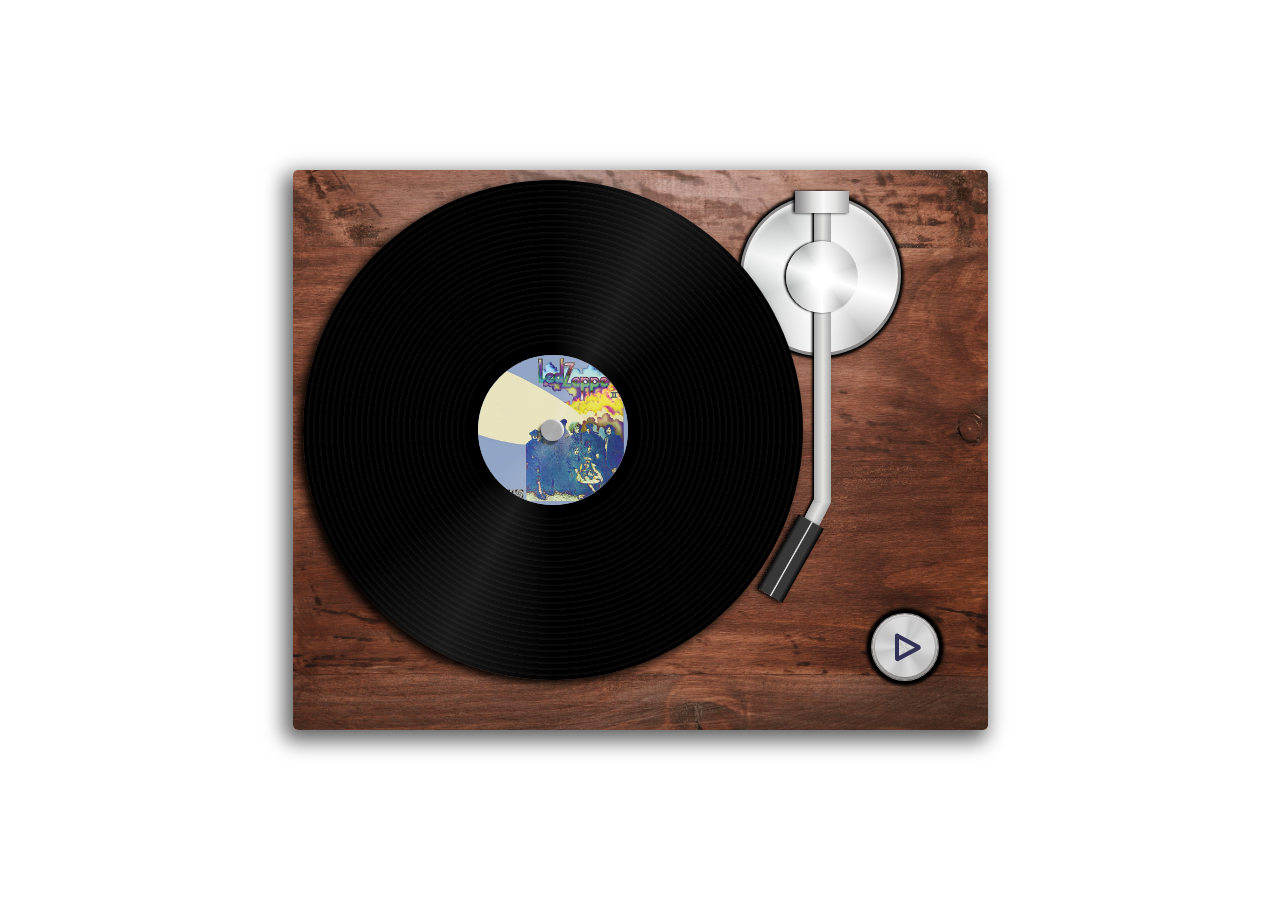
<file: index.html>
<!DOCTYPE html>
<html lang="en">
  <head>
    <meta charset="UTF-8" />
    <meta name="viewport" content="width=device-width, initial-scale=1.0" />
    <link rel="stylesheet" href="css/styles.css" />
    <title>Vinyl Player</title>
  </head>
  <body>
    <div class="animation container">
      <input type="checkbox" name="button" id="button" />
      <div class="animation_btn" id="button-image">
        <div class="triangle"></div>
        <label for="button"></label>
      </div>
      <div class="record-wrap">
        <div class="record-shadows"></div>
        <div class="record-around-shadow"></div>
        <div class="animation_record record">
          <div class="record-cover">
            <img src="./img/vinyl5.jpg" alt="vinyl-record" />
          </div>
        </div>
      </div>
      <div class="animation_tonearm tonearm">
        <div class="tonearm_stand"></div>
        <div class="tonearm_main">
          <div class="tonearm_handler"></div>
          <div class="tonearm_weight"></div>
          <div class="tonearm_hand"></div>
          <div class="tonearm_headshell_bend"></div>
          <div class="tonearm_headshell"></div>
        </div>
      </div>
    </div>
  </body>
</html>
</file>
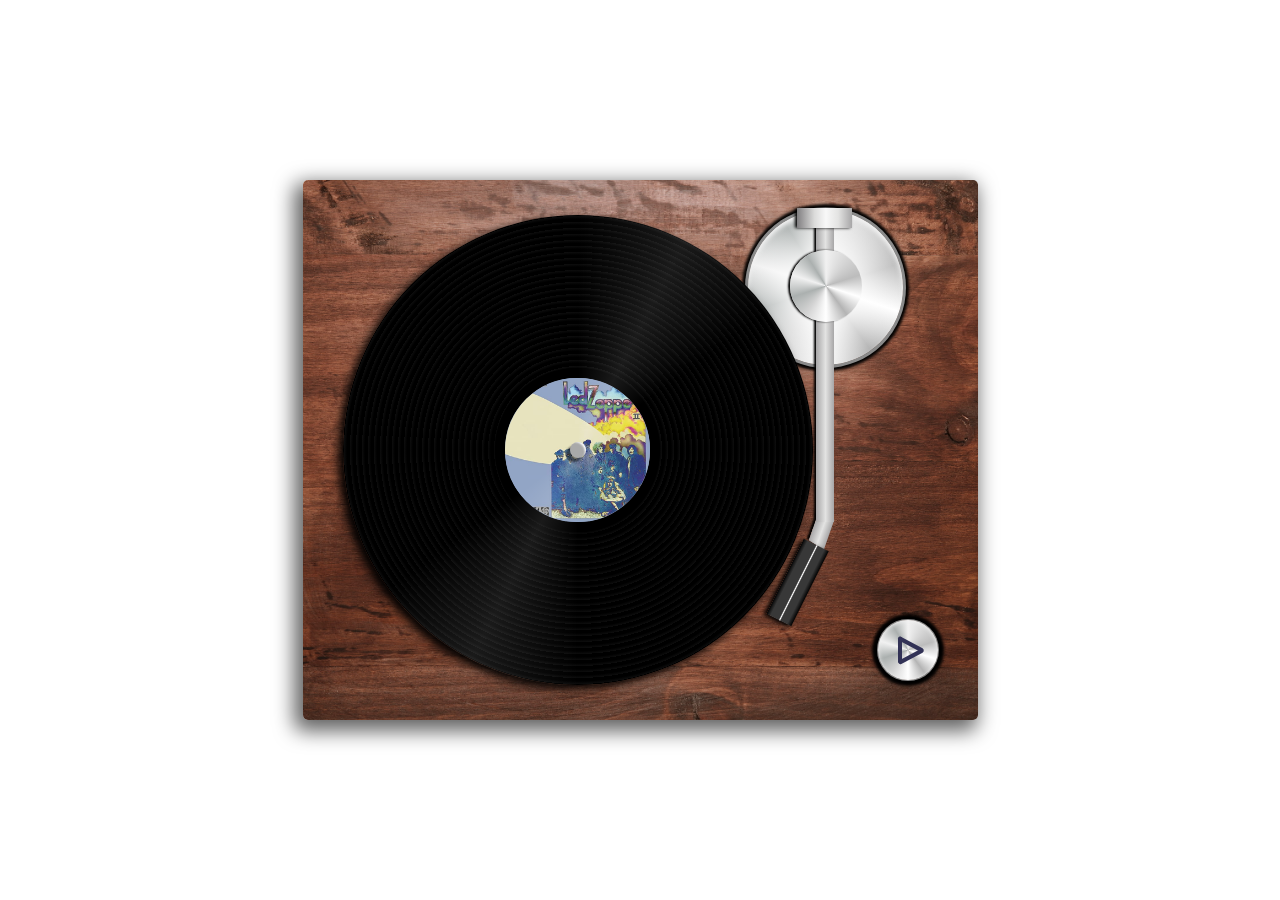
<file: vinyl-animation/index.html>
<!DOCTYPE html>
<html lang="en">
  <head>
    <meta charset="UTF-8" />
    <meta name="viewport" content="width=device-width, initial-scale=1.0" />
    <link rel="stylesheet" href="css/styles.css" />
    <title>Vinyl Player</title>
  </head>
  <body>
    <div class="animation container">
      <input type="checkbox" name="button" id="button" />
      <div class="animation_btn" id="button-image">
        <div class="triangle"></div>
        <label for="button"></label>
      </div>
      <div class="animation_record record-wrap">
        <div class="record-shadows"></div>
        <div class="record">
          <div class="record-cover">
            <img src="./img/vinyl5.jpg" alt="vinyl-record" />
          </div>
        </div>
      </div>
      <div class="animation_tonearm tonearm">
        <div class="tonearm_stand"></div>
        <div class="tonearm_main">
          <div class="tonearm_handler"></div>
          <div class="tonearm_weight"></div>
          <div class="tonearm_hand"></div>
          <div class="tonearm_headshell_bend"></div>
          <div class="tonearm_headshell"></div>
        </div>
      </div>
    </div>
  </body>
</html>
</file>
<file: css/styles.css>
* {
  margin: 0;
  padding: 0;
}

body {
  height: 100vh;
  display: flex;
  justify-content: center;
  align-items: center;
}

img {
  width: 100%;
}

.container {
    position: relative;
    width: 675px;
    height: 540px;
    border-radius: 5px;
    box-shadow: -5px 7px 20px 4px rgba(0,0,0,0.62);
    background-color: rgb(153,107,88);
    background: url('../img/background.jpg');
    background-position: center;
    background-repeat: no-repeat;
    background-size: cover;
    overflow: hidden;
}

.animation {
  display: flex;
  justify-content: space-between;
  padding: 10px;
}

@keyframes spin {
  from {
    transform: rotate(0deg);
  }
  to {
    transform: rotate(360deg);
  }
}

.record-wrap {
  position: relative;
  width: 500px;
  height: 500px;
  border-radius: 50%;
}

.record,
.record-shadows {
  position: absolute;
  width: inherit;
  height: inherit;
  border-radius: inherit;
}

.record-shadows{
    background: repeating-conic-gradient(
            transparent 0,
            rgba(255, 255, 255, 0.1),
            transparent 15% 180deg);
    z-index: 3;
    box-shadow: -5px 4px 10px rgb(0,0,0);
}

.record {
    background: repeating-radial-gradient(rgb(0,0,0), rgb(0,0,0) 3px, rgb(13,13,13) 6px);
    animation-fill-mode: forwards;
    animation: spin 5s linear 1s infinite;
    animation-play-state: paused;
    z-index: 2;
}

#button:checked ~ .record-wrap .record {
  animation-delay: 1s;
  animation-play-state: running;
}

.record-cover {
    position: absolute;
    top: 0;
    right: 0;
    bottom: 0;
    left: 0;
    margin: auto;
    width: 30%;
    height: 30%;
    border-radius: 50%;
    overflow: hidden;
    background-color: rgb(147, 165, 197);
    border: 10px solid rgb(0,0,0) ;
    box-shadow: -6px 7px 5px 0 rgba(0, 0, 0, 0.3);
}

.record-cover::after {
  content: "";
  position: absolute;
  top: 0;
  right: 0;
  bottom: 0;
  left: 0;
  margin: auto;
  width: 15%;
  height: 15%;
  border-radius: 50%;
  background: rgb(169, 169, 169);
  box-shadow: -4px 4px 2px 0 rgba(0, 0, 0, 0.5),
    inset -3px 2px 2px -2px rgb(255, 255, 255);
}

/*----------------tonearm------------------*/

.tonearm_wrapper {
  position: relative;
}

.tonearm_main {
  position: relative;
  display: block;
  width: 108px;
  height: 420px;
  top: 11px;
  right: 102px;
  transform: rotate(0deg);
  transform-origin: center 90px;
  z-index: 3;
  transition: transform 1s linear;
}

#button:checked ~ .tonearm .tonearm_main {
  transform: rotate(20deg);
}

.tonearm_stand {
  position: absolute;
  width: 155px;
  height: 155px;
  border-radius: 50%;
  box-shadow: 0px 0px 0px 3px rgb(138, 138, 138), 0px 0px 3px 6px rgb(0, 0, 0),
    inset 0px 4px 4px rgb(242, 242, 242);
  top: 28px;
  right: 90px;
  background: conic-gradient(
      rgb(241, 241, 241) 0%,
      rgb(188, 188, 188) 20%,
      rgb(255, 255, 255) 30%,
      rgb(180, 180, 180) 40%,
      rgb(255, 255, 255) 50%,
      rgb(211, 211, 211) 60%,
      rgb(171, 176, 175) 70%,
      rgb(241, 241, 241) 80%,
      rgb(171, 176, 175) 91%,
      rgb(241, 241, 241) 100%
    )
    50% 50% / 100% 100% repeat;
  background: -moz-radial-gradient(
    center,
    ellipse cover,
    rgb(255, 255, 255) 0%,
    rgb(255, 255, 255) 20%,
    rgb(219, 219, 219) 50%
  );
  z-index: 1;
}

.tonearm_stand::after {
  content: "";
  display: block;
  width: 100%;
  height: 100%;
  background: radial-gradient(
    50% 50% at 50% 50%,
    rgb(255, 255, 255) 29.69%,
    rgba(255, 255, 255, 0) 97.4%
  );
}

.tonearm_handler {
  position: absolute;
  width: 54px;
  height: 22px;
  top: 0;
  left: 27px;
  background: linear-gradient(
    270deg,
    rgb(167, 166, 167) 0%,
    rgb(227, 227, 226) 25%,
    rgb(248, 248, 248) 47.4%,
    rgb(219, 219, 218) 68.23%,
    rgb(128, 126, 128) 100%
  );
  box-shadow: -2px 0px 3px rgb(0, 0, 0);
  z-index: 5;
}

.tonearm_weight {
  position: absolute;
  width: 72px;
  height: 72px;
  border-radius: 50%;
  z-index: 5;
  top: 50px;
  left: 18px;
  background: conic-gradient(
      rgb(241, 241, 241) 0%,
      rgb(188, 188, 188) 20%,
      rgb(255, 255, 255) 30%,
      rgb(180, 180, 180) 40%,
      rgb(255, 255, 255) 50%,
      rgb(211, 211, 211) 60%,
      rgb(171, 176, 175) 70%,
      rgb(241, 241, 241) 80%,
      rgb(171, 176, 175) 91%,
      rgb(241, 241, 241) 100%
    )
    50% 50% / 100% 100% repeat;
  background: -moz-radial-gradient(
    center,
    ellipse cover,
    rgb(255, 255, 255) 0%,
    rgb(255, 255, 255) 20%,
    rgb(219, 219, 219) 50%
  );
  box-shadow: -2px 0px 2px rgb(0, 0, 0);
}

.tonearm_weight::after {
  content: "";
  display: block;
  width: 100%;
  height: 100%;
  background: radial-gradient(
    50% 50% at 50% 50%,
    rgb(255, 255, 255) 29.69%,
    rgba(255, 255, 255, 0) 97.4%
  );
}

.tonearm_hand {
  position: absolute;
  width: 17px;
  height: 290px;
  top: 22px;
  left: 46px;
  background: linear-gradient(
    270deg,
    rgb(167, 166, 167) 0%,
    rgb(227, 227, 226) 46.87%,
    rgb(167, 166, 167) 100%
  );
  z-index: 4;
  box-shadow: -2px -4px 2px rgb(0, 0, 0);
}

.tonearm_headshell_bend {
  position: absolute;
  width: 17px;
  height: 27px;
  bottom: 87px;
  left: 41px;
  background: linear-gradient(
    270deg,
    rgb(167, 166, 167) 0%,
    rgb(227, 227, 226) 46.87%,
    rgb(167, 166, 167) 100%
  );
  z-index: 3;
  transform: matrix(0.89, 0.45, -0.45, 0.89, 0, 0);
  box-shadow: -2px 0px 2px rgb(0, 0, 0);
}

.tonearm_headshell {
  position: absolute;
  width: 29px;
  height: 85px;
  bottom: 10px;
  left: 8px;
  background: linear-gradient(
    270deg,
    rgb(0, 0, 0) 0%,
    rgb(56, 56, 56) 17.19%,
    rgb(56, 56, 56) 42.71%,
    rgb(255, 255, 255) 46.87%,
    rgb(56, 56, 56) 51.04%,
    rgb(56, 56, 56) 83.33%,
    rgb(0, 0, 0) 100%
  );
  transform: matrix(0.87, 0.5, -0.49, 0.87, 0, 0);
  z-index: 4;
  box-shadow: -2px 2px 4px rgb(0, 0, 0);
}

/*---------------- end of tonearm------------------*/

#button {
  transform: scale(5);
  position: absolute;
  bottom: 86px;
  right: 84px;
  opacity: 0;
  z-index: 2;
  cursor: pointer;
}

#button:checked + div .triangle,
#button:checked + div .triangle::before,
#button:checked + div .triangle::after {
  background-color: rgb(237, 111, 3);
  box-shadow: 0px 0px 3px rgb(255, 133, 0);
}

#button-image {
  position: absolute;
  bottom: 50px;
  right: 50px;
}

#button-image label {
  display: block;
  box-shadow: 0px 0px 0px 1px rgb(138, 138, 138), 0px 0px 3px 6px rgb(0, 0, 0),
    inset 0px 1px 4px rgb(242, 242, 242);
  padding: 3px;
  width: 60px;
  height: 60px;
  border-radius: 50%;
  cursor: pointer;
  background: conic-gradient(
        rgb(216, 216, 216),
        rgb(195, 195, 195),
        rgb(204, 204, 204),
        rgb(198, 198, 198),
        rgb(211, 211, 211),
        rgb(216, 216, 216),
        rgb(213, 213, 213),
        rgb(216, 216, 216),
        rgb(211, 211, 211),
        rgb(197, 197, 197),
        rgb(192, 192, 192),
        rgb(191, 191, 191),
        rgb(208, 208, 208),
        rgb(217, 217, 217),
        rgb(209, 209, 209),
        rgb(197, 197, 197),
        rgb(200, 200, 200),
        rgb(216, 216, 216),
        rgb(213, 213, 213),
        rgb(205, 205, 205),
        rgb(196, 196, 196),
        rgb(217, 217, 217),
        rgb(206, 206, 206),
        rgb(197, 197, 197),
        rgb(197, 197, 197),
        rgb(205, 205, 205),
        rgb(216, 216, 216),
        rgb(217, 217, 217),
        rgb(216, 216, 216)
      )
      content-box,
    linear-gradient(rgb(179, 176, 176), rgb(126, 122, 122));
  background: -moz-radial-gradient(
    center,
    ellipse cover,
    rgb(255, 255, 255) 0%,
    rgb(255, 255, 255) 20%,
    rgb(219, 219, 219) 50%
  );
}

.triangle {
  position: absolute;
  width: 4px;
  height: 27px;
  background-color: rgb(50, 50, 86);
  border-radius: 6px;
  top: 50%;
  left: 50%;
  transform: translate(-10px, -50%);
}

.triangle::before {
  content: "";
  position: absolute;
  width: 4px;
  height: 28px;
  background-color: rgb(50, 50, 86);
  transform: rotate(62deg);
  left: 11px;
  top: 6px;
  border-radius: 6px;
}

.triangle::after {
  content: "";
  position: absolute;
  width: 4px;
  height: 28px;
  background-color: rgb(50, 50, 86);
  transform: rotate(-62deg);
  left: 11px;
  top: -6px;
  border-radius: 6px;
}
</file>
<file: vinyl-animation/css/styles.css>
* {
  margin: 0;
  padding: 0;
  box-sizing: border-box;
}

body {
  height: 100vh;
  display: flex;
  justify-content: center;
  align-items: center;
}

img {
  width: 100%;
}

.container {
  display: flex;
  justify-content: flex-start;
  align-items: center;
  position: relative;
  padding: 40px;
  overflow: hidden;
}

.animation {
  width: 675px;
  height: 540px;
  border-radius: 5px;
  box-shadow: -5px 7px 20px 4px rgba(0, 0, 0, 0.62);
  background-color: rgb(153,107,88);
  background: url("../img/background.jpg") center no-repeat;
  background-size: cover;
}

@keyframes spin {
  from {
    transform: rotate(0deg);
  }
  to {
    transform: rotate(360deg);
  }
}

.record-wrap {
  position: relative;
  width: 470px;
  height: 470px;
  border-radius: 50%;
}

.record,
.record-shadows {
  position: absolute;
  width: inherit;
  height: inherit;
  border-radius: inherit;
}

.record-shadows{
    background: repeating-conic-gradient(
            transparent 0,
            rgba(255, 255, 255, 0.1),
            transparent 15% 180deg);
    z-index: 3;
    box-shadow: -5px 4px 10px rgb(0,0,0);
}

.record {
    background: repeating-radial-gradient(
            rgb(0, 0, 0),
            rgb(0, 0, 0) 3px,
            rgb(13, 13, 13) 6px);
    animation: spin 5s linear 1s infinite forwards paused;
    z-index: 2;
}

#button:checked ~ .record-wrap .record {
  animation-delay: 1s;
  animation-play-state: running;
}

.record-cover {
  position: absolute;
  top: 0;
  right: 0;
  bottom: 0;
  left: 0;
  margin: auto;
  width: 35%;
  height: 35%;
  border-radius: 50%;
  overflow: hidden;
  border: 10px solid rgb(0, 0, 0);
  background-color: rgb(147, 165, 197);
  box-shadow: -6px 7px 5px 0 rgba(0, 0, 0, 0.3);
}

.container::after {
  content: "";
  position: absolute;
  top: 262px;
  left: 267px;
  z-index: 4;
  width: 16px;
  height: 16px;
  border-radius: 50%;
  background: rgb(169, 169, 169);
  box-shadow: -4px 4px 2px 0 rgba(0, 0, 0, 0.5),
              inset -3px 2px 2px -2px rgb(255, 255, 255);
}

.tonearm,
.tonearm_weight,
.tonearm_main,
.tonearm_handler,
.tonearm_hand,
.tonearm_headshell,
.tonearm_headshell_bend {
  position: absolute;
}

.tonearm {
  top: 30px;
  right: 75px;
}

.tonearm_stand {
  width: 155px;
  height: 155px;
  box-shadow: 0 0 0 3px rgb(138, 138, 138),
              0 0 3px 6px rgb(0, 0, 0),
              inset 0 4px 4px rgb(242, 242, 242);
}

.tonearm_stand,
.tonearm_weight{
  border-radius: 50%;
  /*for mozilla + ie*/
  background: radial-gradient(
          rgb(255, 255, 255) 0%,
          rgb(255, 255, 255) 20%,
          rgb(219, 219, 219) 50%
  );
  /* for other browsers*/
  background: conic-gradient(
          rgb(241, 241, 241) 0%,
          rgb(188, 188, 188) 20%,
          rgb(255, 255, 255) 30%,
          rgb(180, 180, 180) 40%,
          rgb(255, 255, 255) 50%,
          rgb(211, 211, 211) 60%,
          rgb(171, 176, 175) 70%,
          rgb(241, 241, 241) 80%,
          rgb(171, 176, 175) 91%,
          rgb(241, 241, 241) 100%
  ) 50% 50% / 100% 100% repeat;
}

.tonearm_stand::after,
.tonearm_wight::after {
  content: "";
  display: block;
  width: 100%;
  height: 100%;
  background: radial-gradient(
    50% 50% at 50% 50%,
    rgb(255, 255, 255) 29.69%,
    rgba(255, 255, 255, 0) 97.4%
  );
}
.tonearm_weight {
  top: 50px;
  left: 20px;
  width: 72px;
  height: 72px;
  border-radius: 50%;
  z-index: 5;
  box-shadow: -2px 0 2px rgb(0, 0, 0);
}

.tonearm_main {
  top: -10px;
  right: 25px;
  width: 108px;
  height: 420px;
  transform: rotate(0);
  transform-origin: center 90px;
  z-index: 3;
  transition: transform 1s linear;
}

#button:checked ~ .tonearm .tonearm_main {
  transform: rotate(20deg);
}

.tonearm_handler {
  width: 55px;
  height: 20px;
  top: 8px;
  left: 27px;
  background: linear-gradient(
    270deg,
    rgb(167, 166, 167) 0%,
    rgb(227, 227, 226) 25%,
    rgb(248, 248, 248) 47.4%,
    rgb(219, 219, 218) 68.23%,
    rgb(128, 126, 128) 100%
  );
  box-shadow: -2px 0 3px rgb(0, 0, 0);
  z-index: 5;
}

.tonearm_hand {
  width: 18px;
  height: 300px;
  top: 22px;
  left: 46px;
  z-index: 4;
  box-shadow: -2px -4px 2px rgb(0, 0, 0);
}

.tonearm_hand,
.tonearm_headshell_bend{
  background: linear-gradient(
    270deg,
    rgb(167, 166, 167) 0%,
    rgb(227, 227, 226) 46.87%,
    rgb(167, 166, 167) 100%
  );
}

.tonearm_headshell_bend {
  width: 15px;
  height: 30px;
  bottom: 75px;
  left: 44px;
  transform: matrix(1, 0.65, -0.35, 1, 0, 0);
  box-shadow: -2px 0 2px rgb(0, 0, 0)
}

.tonearm_headshell {
  width: 25px;
  height: 75px;
  bottom: 0;
  left: 15px;
  background: linear-gradient(
    270deg,
    rgb(0, 0, 0) 0%,
    rgb(56, 56, 56) 17.19%,
    rgb(56, 56, 56) 42.71%,
    rgb(255, 255, 255) 46.87%,
    rgb(56, 56, 56) 51.04%,
    rgb(56, 56, 56) 83.33%,
    rgb(0, 0, 0) 100%
  );
  transform: matrix(1, .5, -.5, 1, 0, 0);
  box-shadow: -2px 2px 4px rgb(0, 0, 0);
}


#button {
  transform: scale(5);
  position: absolute;
  bottom: 86px;
  right: 84px;
  opacity: 0;
  z-index: 2;
  cursor: pointer;
}

#button:checked + div .triangle,
#button:checked + div .triangle::before,
#button:checked + div .triangle::after {
  background-color: rgb(237, 111, 3);
  box-shadow: 0 0 3px rgb(255, 133, 0);
}

#button-image {
  position: absolute;
  bottom: 40px;
  right: 40px;
}

#button-image label {
  display: block;
  box-shadow: 0 0 0 1px rgb(138, 138, 138),
              0 0 3px 6px rgb(0, 0, 0),
              inset 0 1px 4px rgb(242, 242, 242);
  padding: 3px;
  width: 60px;
  height: 60px;
  border-radius: 50%;
  cursor: pointer;
  /*for mozilla + ie*/
  background: radial-gradient(
    rgb(255, 255, 255) 0%,
    rgb(255, 255, 255) 20%,
    rgb(219, 219, 219) 50%
  );
  /* for other browsers*/
  background: conic-gradient(
          rgb(241, 241, 241) 0%,
          rgb(188, 188, 188) 20%,
          rgb(255, 255, 255) 30%,
          rgb(180, 180, 180) 40%,
          rgb(255, 255, 255) 50%,
          rgb(211, 211, 211) 60%,
          rgb(171, 176, 175) 70%,
          rgb(241, 241, 241) 80%,
          rgb(171, 176, 175) 91%,
          rgb(241, 241, 241) 100%
  );
}

.triangle {
  position: absolute;
  width: 4px;
  height: 27px;
  background-color: rgb(50, 50, 86);
  border-radius: 6px;
  top: 50%;
  left: 50%;
  transform: translate(-10px, -50%);
}

.triangle::before {
  content: "";
  position: absolute;
  width: 4px;
  height: 28px;
  background-color: rgb(50, 50, 86);
  transform: rotate(62deg);
  left: 11px;
  top: 6px;
  border-radius: 6px;
}

.triangle::after {
  content: "";
  position: absolute;
  width: 4px;
  height: 28px;
  background-color: rgb(50, 50, 86);
  transform: rotate(-62deg);
  left: 11px;
  top: -6px;
  border-radius: 6px;
}
</file>
